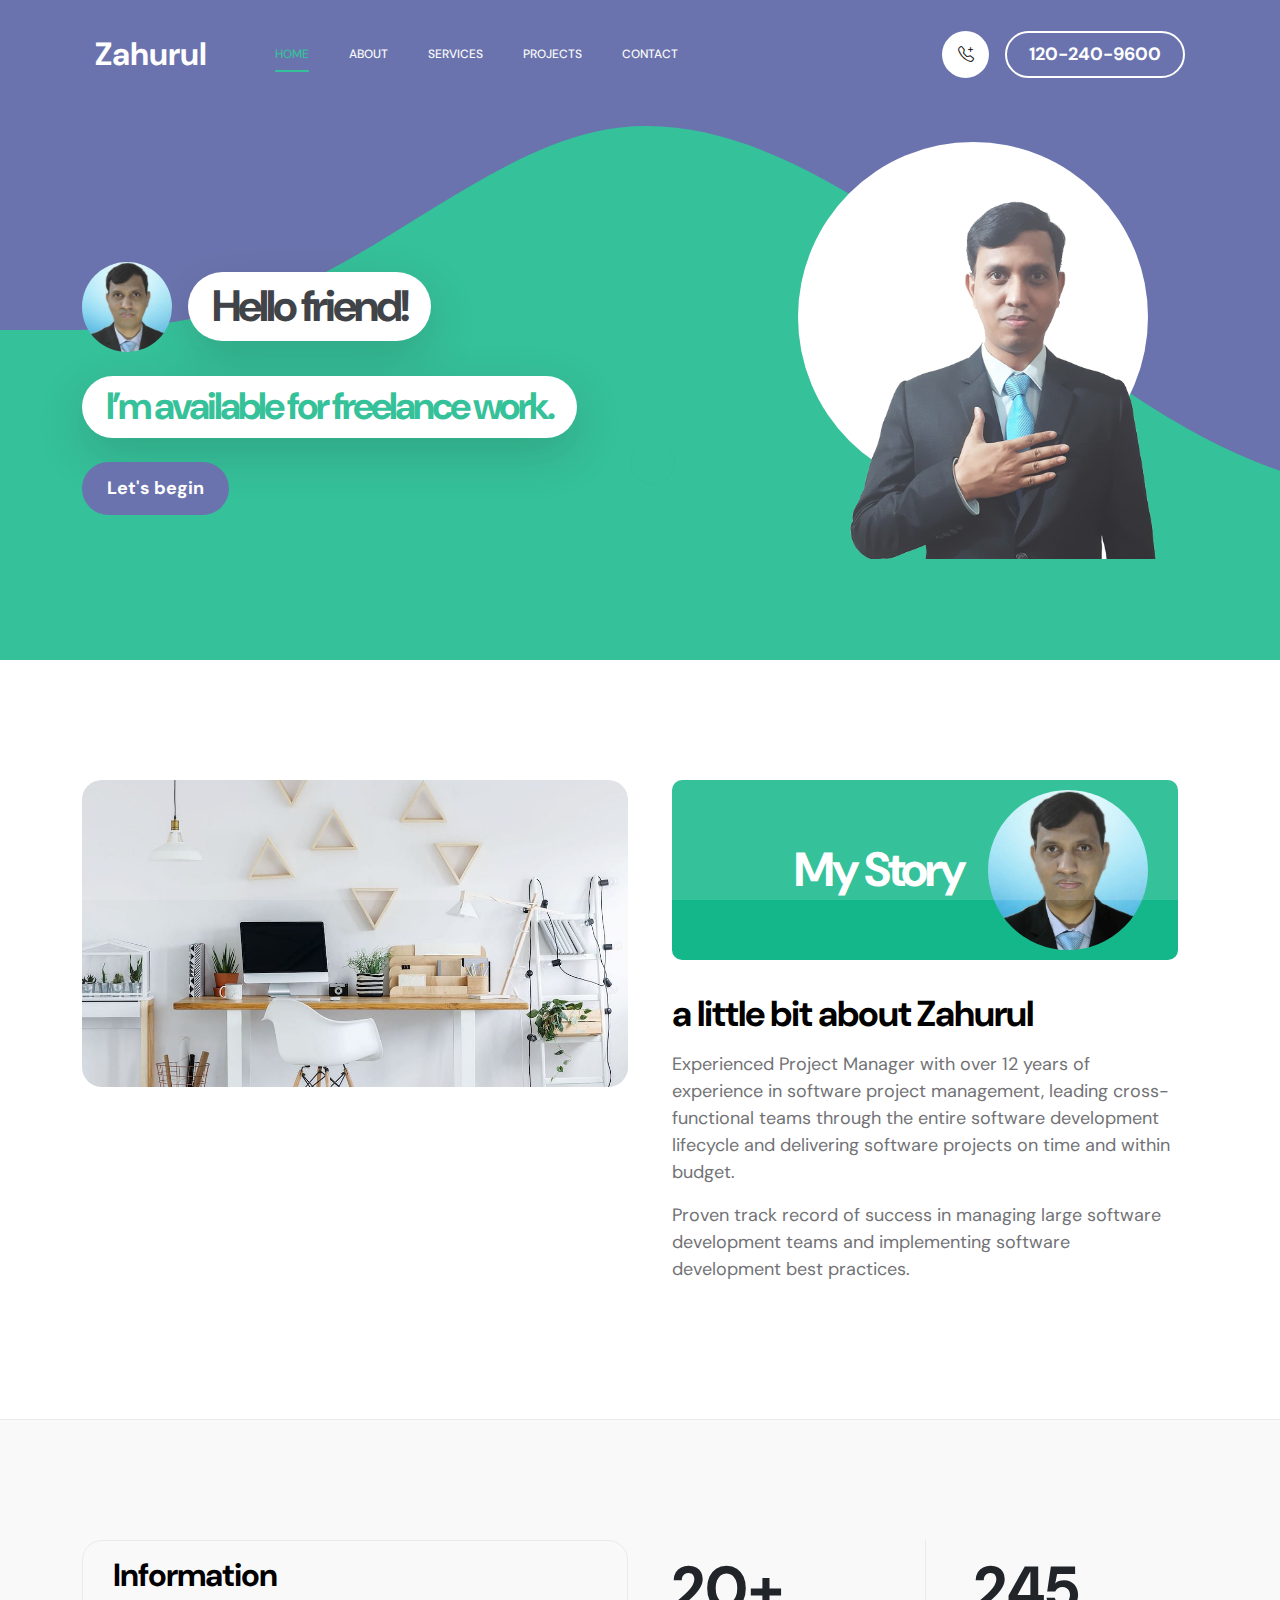
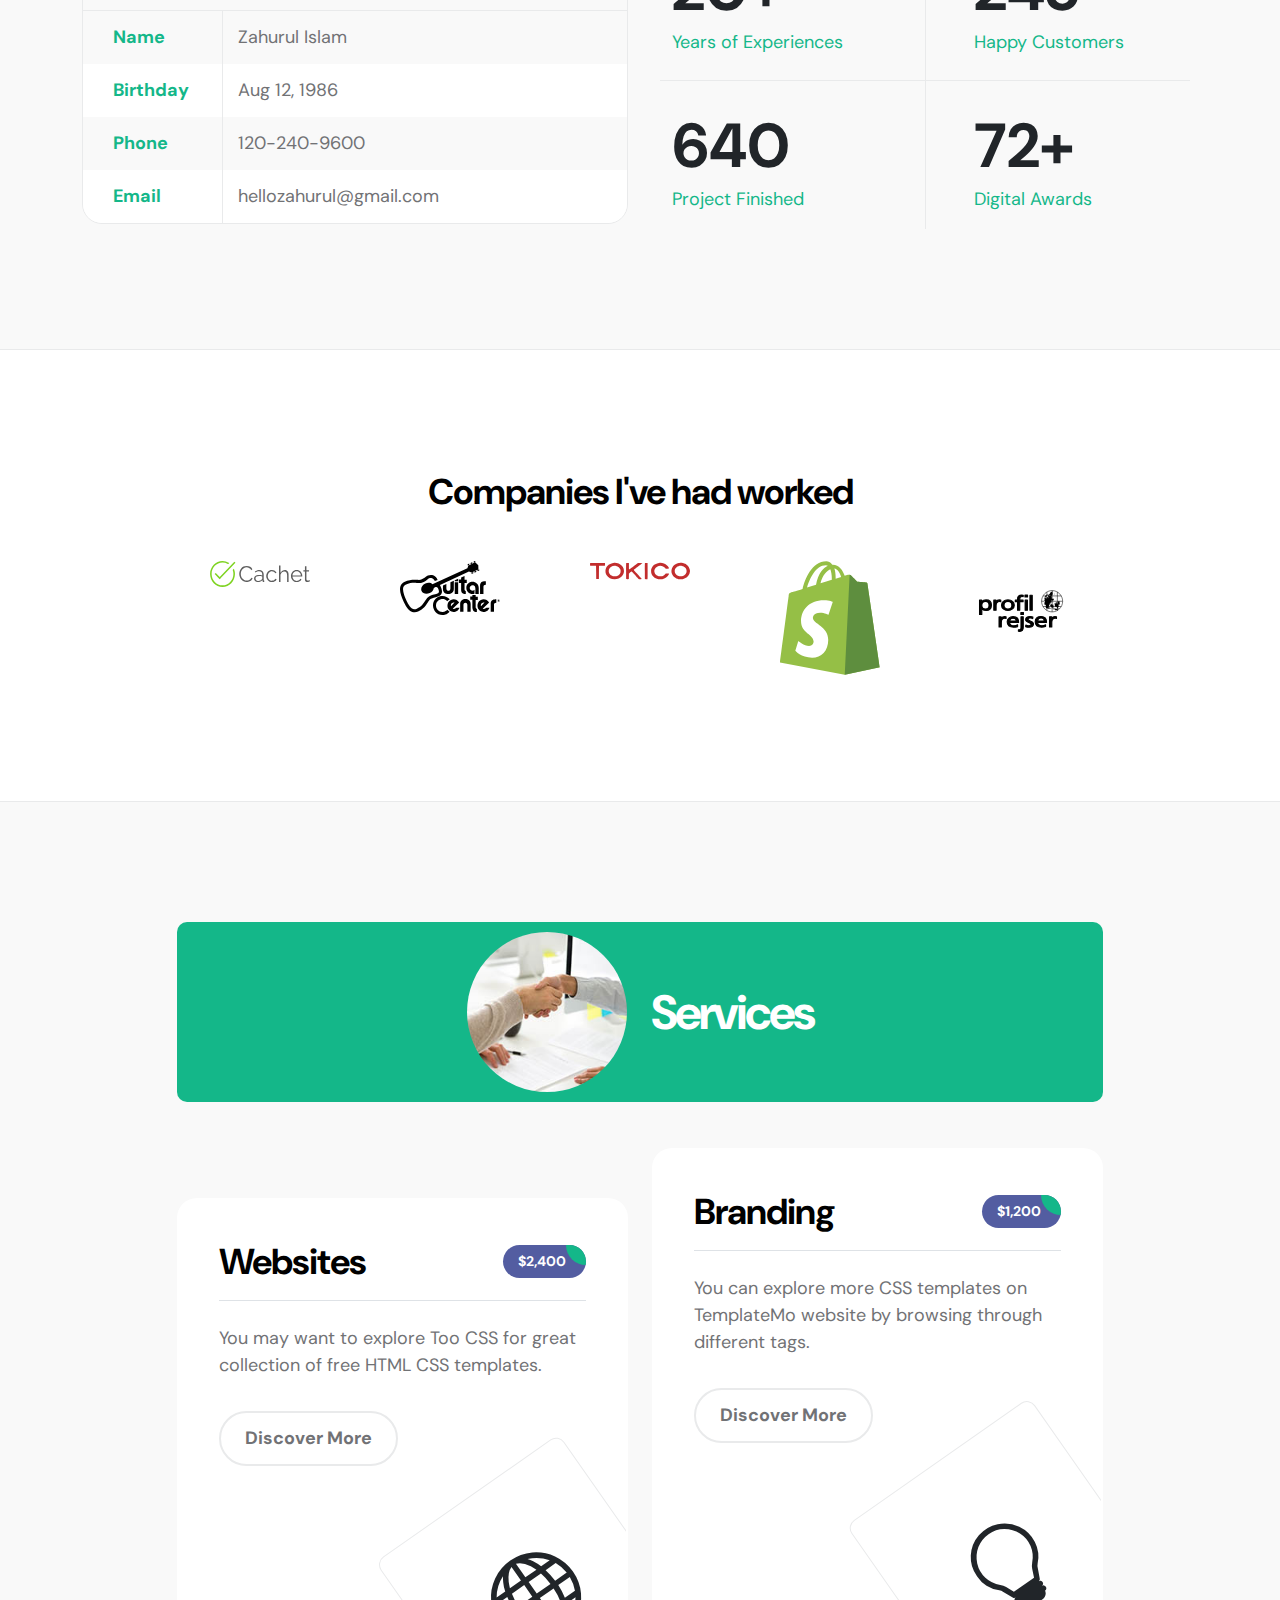
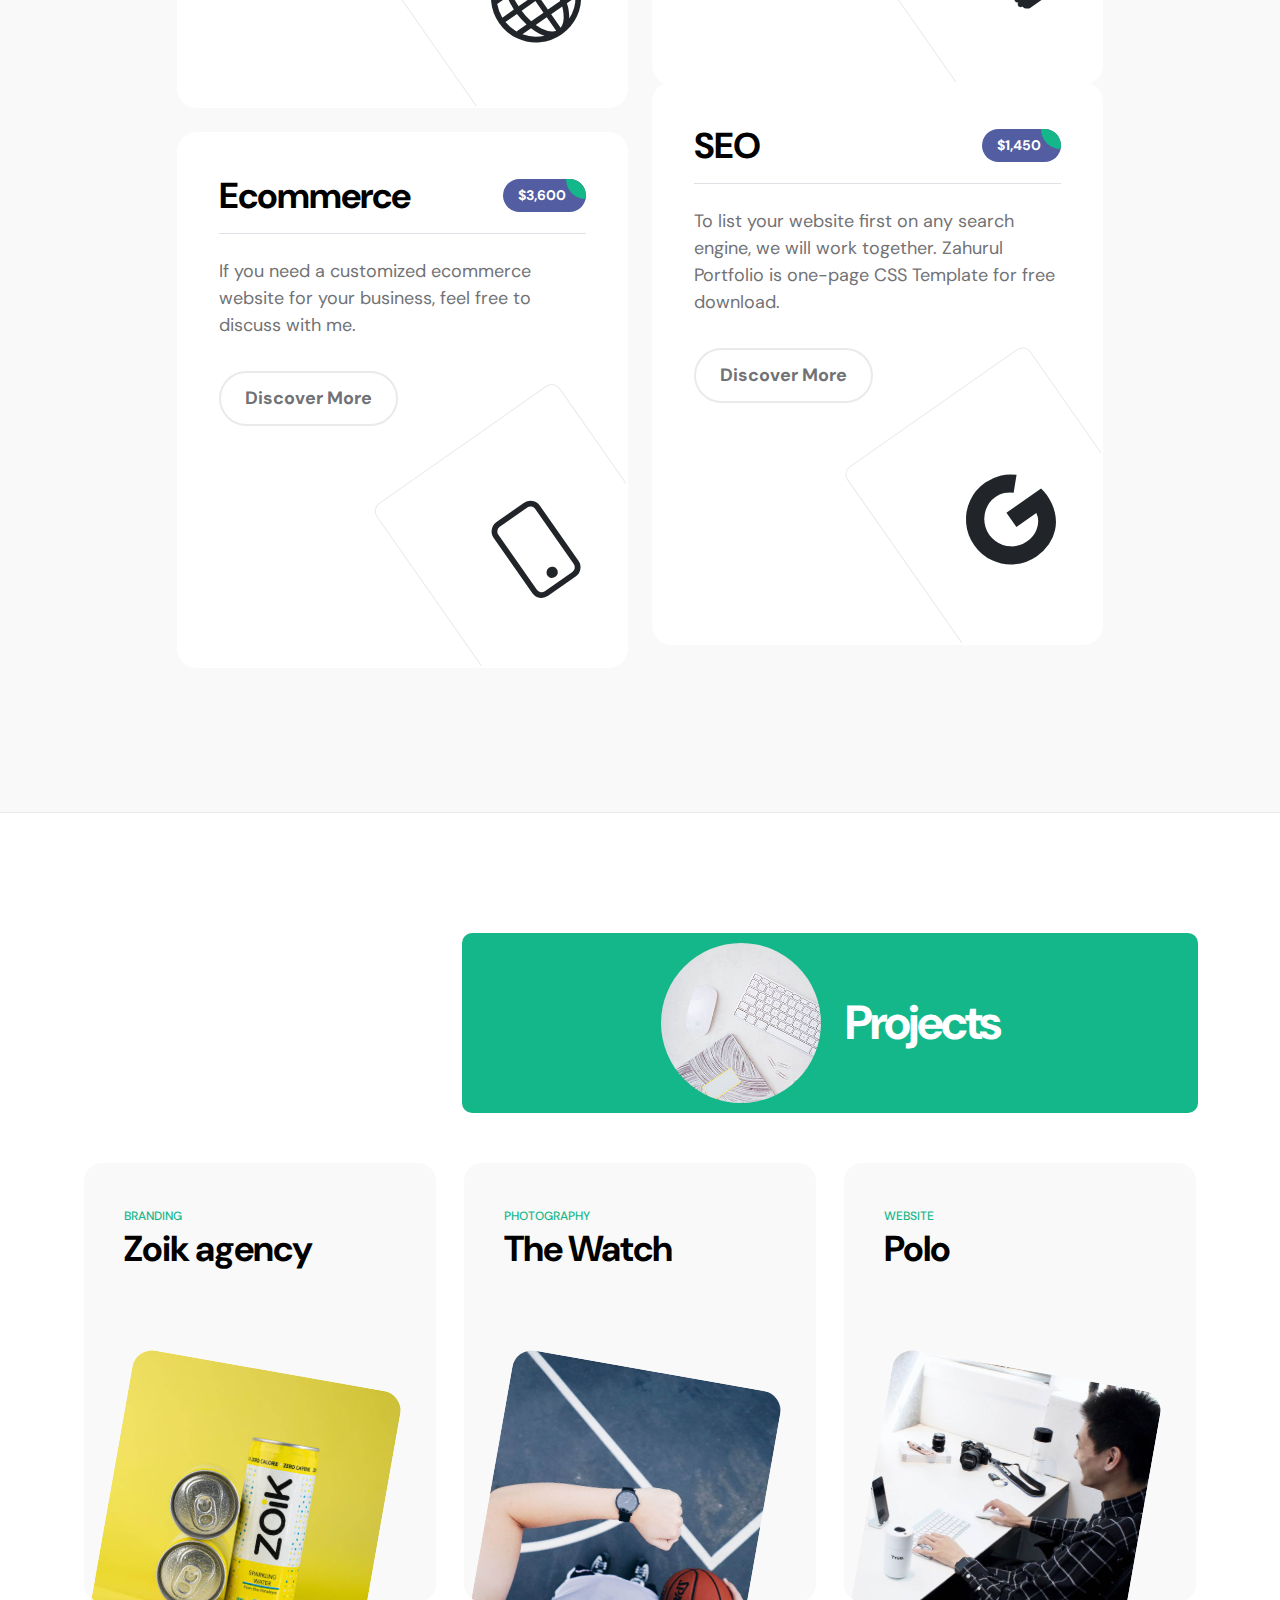
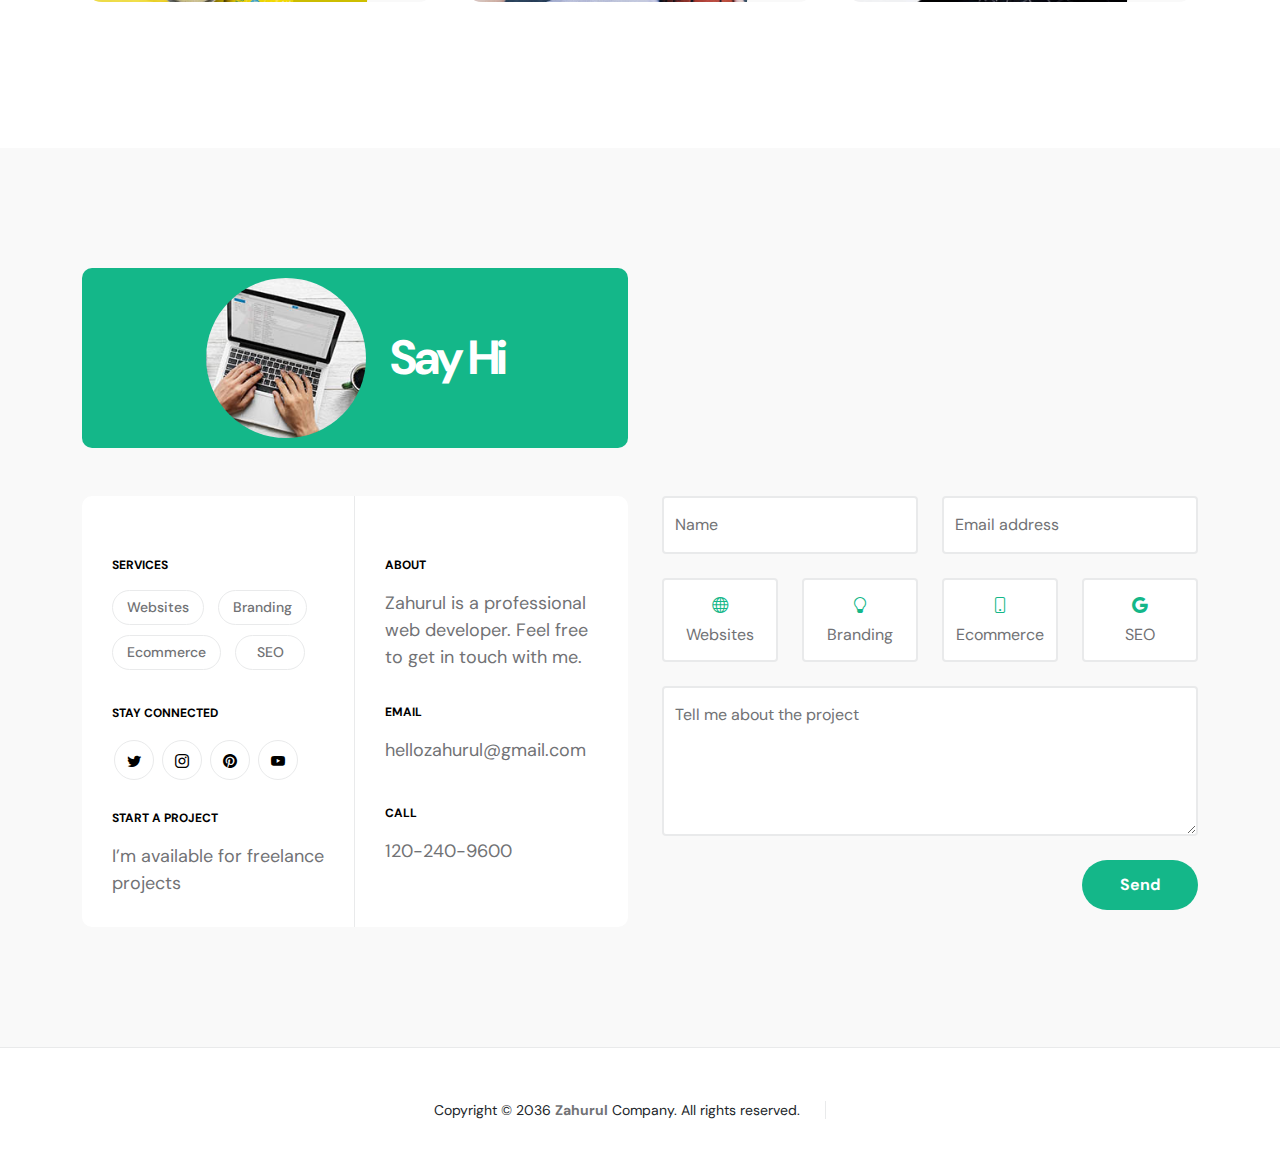
<file: index.html>
<!doctype html>
<html lang="en">
    <head>
        <meta charset="utf-8">
        <meta name="viewport" content="width=device-width, initial-scale=1">

        <meta name="description" content="">
        <meta name="author" content="TemplateMo">

        <title>Zahurul Portfolio</title>

        <!-- CSS FILES -->
        <link rel="preconnect" href="https://fonts.googleapis.com">
        
        <link rel="preconnect" href="https://fonts.gstatic.com" crossorigin>
        
        <link href="https://fonts.googleapis.com/css2?family=DM+Sans:wght@400;500;700&display=swap" rel="stylesheet">

        <link href="css/bootstrap.min.css" rel="stylesheet">

        <link href="css/bootstrap-icons.css" rel="stylesheet">

        <link href="css/magnific-popup.css" rel="stylesheet">

        <link href="css/templatemo-first-portfolio-style.css" rel="stylesheet">
        
<!--

TemplateMo 578 Zahurul Portfolio

https://templatemo.com/tm-578-first-portfolio

-->
    </head>
    
    <body>

        <section class="preloader">
            <div class="spinner">
                <span class="spinner-rotate"></span>    
            </div>
        </section>

        <nav class="navbar navbar-expand-lg">
            <div class="container">

                <button class="navbar-toggler" type="button" data-bs-toggle="collapse" data-bs-target="#navbarNav" aria-controls="navbarNav" aria-expanded="false" aria-label="Toggle navigation">
                    <span class="navbar-toggler-icon"></span>
                </button>

                <a href="index.html" class="navbar-brand mx-auto mx-lg-0">Zahurul</a>

                <div class="d-flex align-items-center d-lg-none">
                    <i class="navbar-icon bi-telephone-plus me-3"></i>
                    <a class="custom-btn btn" href="#section_5">
                        120-240-9600
                    </a>
                </div>

                <div class="collapse navbar-collapse" id="navbarNav">
                    <ul class="navbar-nav ms-lg-5">
                        <li class="nav-item">
                            <a class="nav-link click-scroll" href="#section_1">Home</a>
                        </li>

                        <li class="nav-item">
                            <a class="nav-link click-scroll" href="#section_2">About</a>
                        </li>

                        <li class="nav-item">
                            <a class="nav-link click-scroll" href="#section_3">Services</a>
                        </li>

                        <li class="nav-item">
                            <a class="nav-link click-scroll" href="#section_4">Projects</a>
                        </li>

                        <li class="nav-item">
                            <a class="nav-link click-scroll" href="#section_5">Contact</a>
                        </li>
                    </ul>

                    <div class="d-lg-flex align-items-center d-none ms-auto">
                        <i class="navbar-icon bi-telephone-plus me-3"></i>
                        <a class="custom-btn btn" href="#section_5">
                            120-240-9600
                        </a>
                    </div>
                </div>

            </div>
        </nav>

        <main>

            <section class="hero d-flex justify-content-center align-items-center" id="section_1">
                <div class="container">
                    <div class="row">

                        <div class="col-lg-7 col-12">
                            <div class="hero-text">
                                <div class="hero-title-wrap d-flex align-items-center mb-4">
                                    <img src="images/zahurul.jpg" class="avatar-image avatar-image-large img-fluid" alt="">

                                    <h1 class="hero-title ms-3 mb-0">Hello friend!</h1>
                                </div>

                                <h2 class="mb-4">I’m available for freelance work.</h2>
                                <p class="mb-4"><a class="custom-btn btn custom-link" href="#section_2">Let's begin</a></p>
                            </div>
                        </div>

                        <div class="col-lg-5 col-12 position-relative">
                            <div class="hero-image-wrap"></div>
                            <img src="images/zahurul_photo.png" class="hero-image img-fluid" alt="">
                        </div>

                    </div>
                </div>

                <svg xmlns="http://www.w3.org/2000/svg" viewBox="0 0 1440 320"><path fill="#535da1" fill-opacity="1" d="M0,160L24,160C48,160,96,160,144,138.7C192,117,240,75,288,64C336,53,384,75,432,106.7C480,139,528,181,576,208C624,235,672,245,720,240C768,235,816,213,864,186.7C912,160,960,128,1008,133.3C1056,139,1104,181,1152,202.7C1200,224,1248,224,1296,197.3C1344,171,1392,117,1416,90.7L1440,64L1440,0L1416,0C1392,0,1344,0,1296,0C1248,0,1200,0,1152,0C1104,0,1056,0,1008,0C960,0,912,0,864,0C816,0,768,0,720,0C672,0,624,0,576,0C528,0,480,0,432,0C384,0,336,0,288,0C240,0,192,0,144,0C96,0,48,0,24,0L0,0Z"></path></svg>
            </section>


            <section class="about section-padding" id="section_2">
                <div class="container">
                    <div class="row">

                        <div class="col-lg-6 col-12">
                            <img src="images/stylish-ways-spruce-up-home-office-space.jpg" class="about-image img-fluid" alt="">
                        </div>

                        <div class="col-lg-6 col-12 mt-5 mt-lg-0">
                            <div class="about-thumb">

                                <div class="section-title-wrap d-flex justify-content-end align-items-center mb-4">
                                    <h2 class="text-white me-4 mb-0">My Story</h2>

                                    <img src="images/zahurul.jpg" class="avatar-image img-fluid" alt="">
                                </div>

                                <h3 class="pt-2 mb-3">a little bit about Zahurul</h3>

                                <p>Experienced Project Manager with over 12 years of experience in software project management, leading cross-functional teams through the entire software development lifecycle and delivering software projects on time and within budget.</p>

                                <p>Proven track record of success in managing large software development teams and implementing software development best practices.</p>
                            </div>
                        </div>

                    </div>
                </div>
            </section>

            <section class="featured section-padding">
                <div class="container">
                    <div class="row">

                        <div class="col-lg-6 col-12">
                            <div class="profile-thumb">
                                <div class="profile-title">
                                    <h4 class="mb-0">Information</h4>
                                </div>

                                <div class="profile-body">
                                    <p>
                                        <span class="profile-small-title">Name</span> 
                                        <span>Zahurul Islam</span>
                                    </p>

                                    <p>
                                        <span class="profile-small-title">Birthday</span> 
                                        <span>Aug 12, 1986</span>
                                    </p>

                                    <p>
                                        <span class="profile-small-title">Phone</span> 
                                         <span><a href="tel: 305-240-9671">120-240-9600</a></span>
                                    </p>

                                    <p>
                                        <span class="profile-small-title">Email</span> 
                                        <span><a href="mailto:hellozahurul@gmail.com">hellozahurul@gmail.com</a></span>
                                    </p>
                                </div>
                            </div>
                        </div>

                        <div class="col-lg-6 col-12 mt-5 mt-lg-0">
                            <div class="about-thumb">
                                <div class="row">
                                    <div class="col-lg-6 col-6 featured-border-bottom py-2">
                                        <strong class="featured-numbers">20+</strong>

                                        <p class="featured-text">Years of Experiences</p>
                                    </div>

                                    <div class="col-lg-6 col-6 featured-border-start featured-border-bottom ps-5 py-2">
                                        <strong class="featured-numbers">245</strong>

                                        <p class="featured-text">Happy Customers</p>
                                    </div>

                                    <div class="col-lg-6 col-6 pt-4">
                                        <strong class="featured-numbers">640</strong>

                                        <p class="featured-text">Project Finished</p>
                                    </div>

                                    <div class="col-lg-6 col-6 featured-border-start ps-5 pt-4">
                                        <strong class="featured-numbers">72+</strong>

                                        <p class="featured-text">Digital Awards</p>
                                    </div>
                                </div>
                            </div>
                        </div>

                    </div>
                </div>
            </section>


            <section class="clients section-padding">
                <div class="container">
                    <div class="row align-items-center">

                        <div class="col-lg-12 col-12">
                            <h3 class="text-center mb-5">Companies I've had worked</h3>
                        </div>

                        <div class="col-lg-2 col-4 ms-auto clients-item-height">
                            <img src="images/clients/cachet.svg" class="clients-image img-fluid" alt="">
                        </div>

                        <div class="col-lg-2 col-4 clients-item-height">
                            <img src="images/clients/guitar-center.svg" class="clients-image img-fluid" alt="">
                        </div>

                        <div class="col-lg-2 col-4 clients-item-height">
                            <img src="images/clients/tokico.svg" class="clients-image img-fluid" alt="">
                        </div>

                        <div class="col-lg-2 col-4 clients-item-height">
                            <img src="images/clients/shopify.svg" class="clients-image img-fluid" alt="">
                        </div>

                        <div class="col-lg-2 col-4 me-auto clients-item-height">
                            <img src="images/clients/profil-rejser.svg" class="clients-image img-fluid" alt="">
                        </div>

                    </div>
                </div>
            </section>


            <section class="services section-padding" id="section_3">
                <div class="container">
                    <div class="row">

                        <div class="col-lg-10 col-12 mx-auto">
                            <div class="section-title-wrap d-flex justify-content-center align-items-center mb-5">
                                <img src="images/handshake-man-woman-after-signing-business-contract-closeup.jpg" class="avatar-image img-fluid" alt="">

                                <h2 class="text-white ms-4 mb-0">Services</h2>
                            </div>

                            <div class="row pt-lg-5">
                                <div class="col-lg-6 col-12">
                                    <div class="services-thumb">
                                        <div class="d-flex flex-wrap align-items-center border-bottom mb-4 pb-3">
                                            <h3 class="mb-0">Websites</h3>

                                            <div class="services-price-wrap ms-auto">
                                                <p class="services-price-text mb-0">$2,400</p>
                                                <div class="services-price-overlay"></div>
                                            </div>
                                        </div>

                                        <p>You may want to explore Too CSS for great collection of free HTML CSS templates.</p>

                                        <a href="#" class="custom-btn custom-border-btn btn mt-3">Discover More</a>

                                        <div class="services-icon-wrap d-flex justify-content-center align-items-center">
                                            <i class="services-icon bi-globe"></i>
                                        </div>
                                    </div>
                                </div>

                                <div class="col-lg-6 col-12">
                                    <div class="services-thumb services-thumb-up">
                                        <div class="d-flex flex-wrap align-items-center border-bottom mb-4 pb-3">
                                            <h3 class="mb-0">Branding</h3>

                                            <div class="services-price-wrap ms-auto">
                                                <p class="services-price-text mb-0">$1,200</p>
                                                <div class="services-price-overlay"></div>
                                            </div>
                                        </div>

                                        <p>You can explore more CSS templates on TemplateMo website by browsing through different tags.</p>

                                        <a href="#" class="custom-btn custom-border-btn btn mt-3">Discover More</a>

                                        <div class="services-icon-wrap d-flex justify-content-center align-items-center">
                                            <i class="services-icon bi-lightbulb"></i>
                                        </div>
                                    </div>
                                </div>

                                <div class="col-lg-6 col-12">
                                    <div class="services-thumb">
                                        <div class="d-flex flex-wrap align-items-center border-bottom mb-4 pb-3">
                                            <h3 class="mb-0">Ecommerce</h3>

                                            <div class="services-price-wrap ms-auto">
                                                <p class="services-price-text mb-0">$3,600</p>
                                                <div class="services-price-overlay"></div>
                                            </div>
                                        </div>

                                        <p>If you need a customized ecommerce website for your business, feel free to discuss with me.</p>

                                        <a href="#" class="custom-btn custom-border-btn btn mt-3">Discover More</a>

                                        <div class="services-icon-wrap d-flex justify-content-center align-items-center">
                                            <i class="services-icon bi-phone"></i>
                                        </div>
                                    </div>
                                </div>

                                <div class="col-lg-6 col-12">
                                    <div class="services-thumb services-thumb-up">
                                        <div class="d-flex flex-wrap align-items-center border-bottom mb-4 pb-3">
                                            <h3 class="mb-0">SEO</h3>

                                            <div class="services-price-wrap ms-auto">
                                                <p class="services-price-text mb-0">$1,450</p>
                                                <div class="services-price-overlay"></div>
                                            </div>
                                        </div>

                                        <p>To list your website first on any search engine, we will work together. Zahurul Portfolio is one-page CSS Template for free download.</p>

                                        <a href="#" class="custom-btn custom-border-btn btn mt-3">Discover More</a>

                                        <div class="services-icon-wrap d-flex justify-content-center align-items-center">
                                            <i class="services-icon bi-google"></i>
                                        </div>
                                    </div>
                                </div>
                            </div>
                        </div>
                    </div>
                </div>
            </section>


            <section class="projects section-padding" id="section_4">
                <div class="container">
                    <div class="row">

                        <div class="col-lg-8 col-md-8 col-12 ms-auto">
                            <div class="section-title-wrap d-flex justify-content-center align-items-center mb-4">
                                <img src="images/white-desk-work-study-aesthetics.jpg" class="avatar-image img-fluid" alt="">

                                <h2 class="text-white ms-4 mb-0">Projects</h2>
                            </div>
                        </div>

                        <div class="clearfix"></div>

                        <div class="col-lg-4 col-md-6 col-12">
                            <div class="projects-thumb">
                                <div class="projects-info">
                                    <small class="projects-tag">Branding</small>

                                    <h3 class="projects-title">Zoik agency</h3>
                                </div>

                                <a href="images/projects/nikhil-KO4io-eCAXA-unsplash.jpg" class="popup-image">
                                    <img src="images/projects/nikhil-KO4io-eCAXA-unsplash.jpg" class="projects-image img-fluid" alt="">
                                </a>
                            </div>
                        </div>

                        <div class="col-lg-4 col-md-6 col-12">
                            <div class="projects-thumb">
                                <div class="projects-info">
                                    <small class="projects-tag">Photography</small>

                                    <h3 class="projects-title">The Watch</h3>
                                </div>

                                <a href="images/projects/the-5th-IQYR7N67dhM-unsplash.jpg" class="popup-image">
                                    <img src="images/projects/the-5th-IQYR7N67dhM-unsplash.jpg" class="projects-image img-fluid" alt="">
                                </a>
                            </div>
                        </div>

                        <div class="col-lg-4 col-md-6 col-12">
                            <div class="projects-thumb">
                                <div class="projects-info">
                                    <small class="projects-tag">Website</small>

                                    <h3 class="projects-title">Polo</h3>
                                </div>

                                <a href="images/projects/true-agency-9Bjog5FZ-oc-unsplash.jpg" class="popup-image">
                                    <img src="images/projects/true-agency-9Bjog5FZ-oc-unsplash.jpg" class="projects-image img-fluid" alt="">
                                </a>
                            </div>
                        </div>

                    </div>
                </div>
            </section>

            <section class="contact section-padding" id="section_5">
                    <div class="container">
                        <div class="row">

                            <div class="col-lg-6 col-md-8 col-12">
                                <div class="section-title-wrap d-flex justify-content-center align-items-center mb-5">
                                    <img src="images/aerial-view-man-using-computer-laptop-wooden-table.jpg" class="avatar-image img-fluid" alt="">

                                    <h2 class="text-white ms-4 mb-0">Say Hi</h2>
                                </div>
                            </div>

                            <div class="clearfix"></div>

                            <div class="col-lg-3 col-md-6 col-12 pe-lg-0">
                                <div class="contact-info contact-info-border-start d-flex flex-column">
                                    <strong class="site-footer-title d-block mb-3">Services</strong>

                                    <ul class="footer-menu">
                                        <li class="footer-menu-item"><a href="#" class="footer-menu-link">Websites</a></li>

                                        <li class="footer-menu-item"><a href="#" class="footer-menu-link">Branding</a></li>

                                        <li class="footer-menu-item"><a href="#" class="footer-menu-link">Ecommerce</a></li>

                                        <li class="footer-menu-item"><a href="#" class="footer-menu-link">SEO</a></li>
                                    </ul>

                                    <strong class="site-footer-title d-block mt-4 mb-3">Stay connected</strong>

                                    <ul class="social-icon">
                                        <li class="social-icon-item"><a href="https://twitter.com/minthu" class="social-icon-link bi-twitter"></a></li>

                                        <li class="social-icon-item"><a href="#" class="social-icon-link bi-instagram"></a></li>

                                        <li class="social-icon-item"><a href="#" class="social-icon-link bi-pinterest"></a></li>

                                        <li class="social-icon-item"><a href="https://www.youtube.com/templatemo" class="social-icon-link bi-youtube"></a></li>
                                    </ul>

                                    <strong class="site-footer-title d-block mt-4 mb-3">Start a project</strong>

                                    <p class="mb-0">I’m available for freelance projects</p>
                                </div>
                            </div>

                            <div class="col-lg-3 col-md-6 col-12 ps-lg-0">
                                <div class="contact-info d-flex flex-column">
                                    <strong class="site-footer-title d-block mb-3">About</strong>

                                    <p class="mb-2">
                                        Zahurul is a professional web developer. Feel free to get in touch with me.
                              </p>

                                    <strong class="site-footer-title d-block mt-4 mb-3">Email</strong>

                                    <p>
                                        <a href="mailto:hellozahurul@gmail.com">
                                            hellozahurul@gmail.com
                                        </a>
                                    </p>

                                    <strong class="site-footer-title d-block mt-4 mb-3">Call</strong>

                                    <p class="mb-0">
                                        <a href="tel: 120-240-9600">
                                            120-240-9600
                                        </a>
                                    </p>
                                </div>
                            </div>

                            <div class="col-lg-6 col-12 mt-5 mt-lg-0">
                                <form action="#" method="get" class="custom-form contact-form" role="form">
                                    <div class="row">
                                        <div class="col-lg-6 col-md-6 col-12">
                                            <div class="form-floating">
                                                <input type="text" name="name" id="name" class="form-control" placeholder="Name" required="">
                                                
                                                <label for="floatingInput">Name</label>
                                            </div>
                                        </div>

                                        <div class="col-lg-6 col-md-6 col-12"> 
                                            <div class="form-floating">
                                                <input type="email" name="email" id="email" pattern="[^ @]*@[^ @]*" class="form-control" placeholder="Email address" required="">
                                                
                                                <label for="floatingInput">Email address</label>
                                            </div>
                                        </div>

                                        <div class="col-lg-3 col-md-6 col-6">
                                            <div class="form-check form-check-inline">
                                                <input name="website" type="checkbox" class="form-check-input" id="inlineCheckbox1" value="1">

                                                <label class="form-check-label" for="inlineCheckbox1">
                                                    <i class="bi-globe form-check-icon"></i>
                                                    <span class="form-check-label-text">Websites</span>
                                                </label>
                                          </div>
                                        </div>

                                        <div class="col-lg-3 col-md-6 col-6">
                                            <div class="form-check form-check-inline">
                                                <input name="branding" type="checkbox" class="form-check-input" id="inlineCheckbox2" value="1">

                                                <label class="form-check-label" for="inlineCheckbox2">
                                                    <i class="bi-lightbulb form-check-icon"></i>
                                                    <span class="form-check-label-text">Branding</span>
                                                </label>
                                            </div>
                                        </div>

                                        <div class="col-lg-3 col-md-6 col-6">
                                            <div class="form-check form-check-inline">
                                                <input name="ecommerce" type="checkbox" class="form-check-input" id="inlineCheckbox3" value="1">

                                                <label class="form-check-label" for="inlineCheckbox3">
                                                    <i class="bi-phone form-check-icon"></i>
                                                    <span class="form-check-label-text">Ecommerce</span>
                                                </label>
                                            </div>
                                        </div>

                                        <div class="col-lg-3 col-md-6 col-6">
                                            <div class="form-check form-check-inline me-0">
                                                <input name="seo" type="checkbox" class="form-check-input" id="inlineCheckbox4" value="1">

                                                <label class="form-check-label" for="inlineCheckbox4">
                                                    <i class="bi-google form-check-icon"></i>
                                                    <span class="form-check-label-text">SEO</span>
                                                </label>
                                            </div>
                                        </div>

                                        <div class="col-lg-12 col-12">
                                            <div class="form-floating">
                                                <textarea class="form-control" id="message" name="message" placeholder="Tell me about the project"></textarea>
                                                
                                                <label for="floatingTextarea">Tell me about the project</label>
                                            </div>
                                        </div>

                                        <div class="col-lg-3 col-12 ms-auto">
                                            <button type="submit" class="form-control">Send</button>
                                        </div>

                                    </div>
                                </form>
                            </div>

                        </div>
                    </div>
                </div>
            </section>

        </main>

        <footer class="site-footer">
            <div class="container">
                <div class="row">

                    <div class="col-lg-12 col-12">
                        <div class="copyright-text-wrap">
                            <span class="copyright-text">Copyright © 2036 <a href="#">Zahurul</a> Company. All rights reserved.</span>
                        </div>
                    </div>

                </div>
            </div>
        </footer>

        <!-- JAVASCRIPT FILES -->
        <script src="js/jquery.min.js"></script>
        <script src="js/bootstrap.min.js"></script>
        <script src="js/jquery.sticky.js"></script>
        <script src="js/click-scroll.js"></script>
        <script src="js/jquery.magnific-popup.min.js"></script>
        <script src="js/magnific-popup-options.js"></script>
        <script src="js/custom.js"></script>

    </body>
</html>
</file>
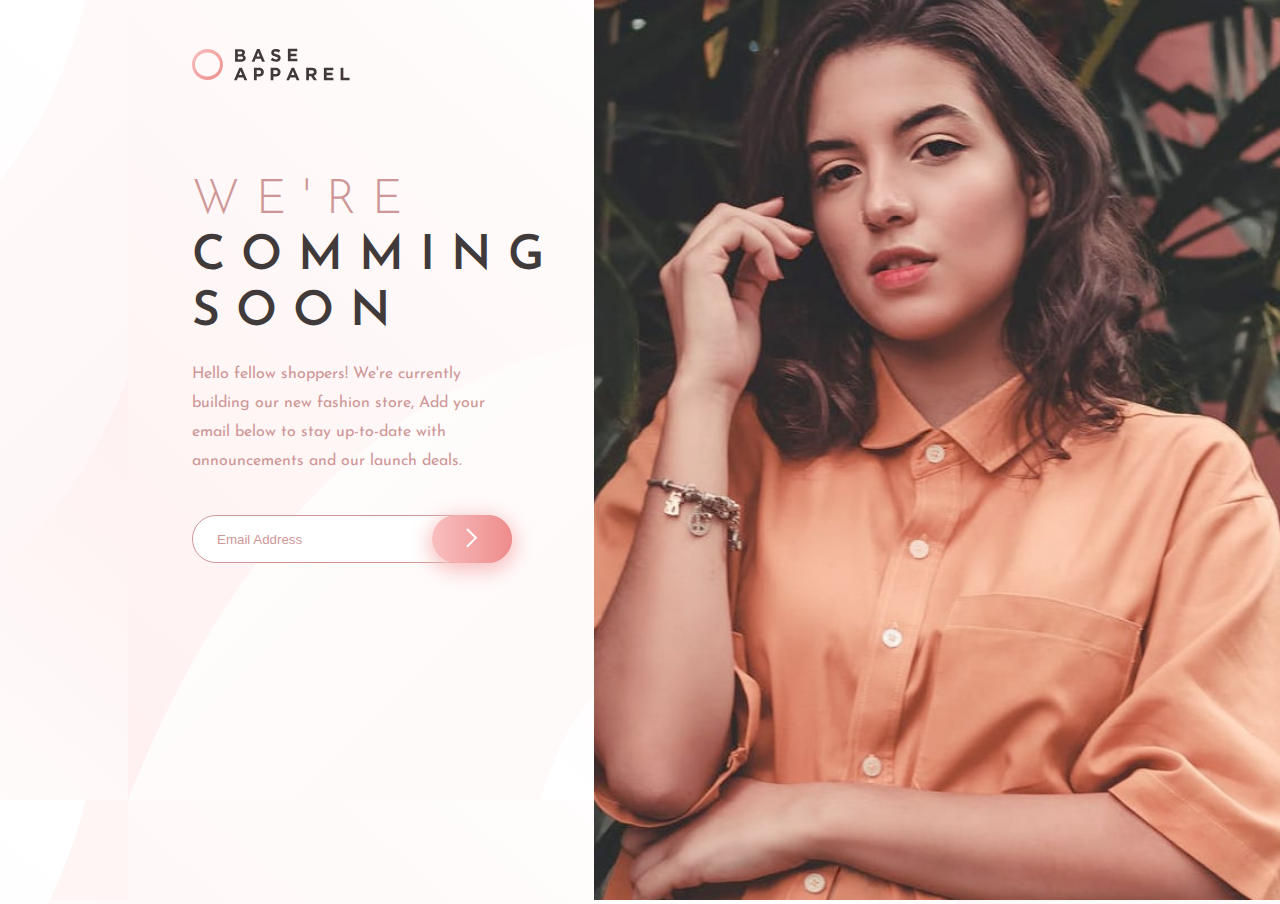
<file: coming-soon/index.html>
<!DOCTYPE html>
<html lang="en">
  <head>
    <meta charset="UTF-8" />
    <meta name="viewport" content="width=device-width, initial-scale=1.0" />
    <!-- displays site properly based on user's device -->

    <link
      rel="icon"
      type="image/png"
      sizes="32x32"
      href="./images/favicon-32x32.png"
    />

    <title>Frontend Mentor | Base Apparel coming soon page</title>

    <!-- CSS -->
    <link rel="stylesheet" href="./style.css" />
  </head>
  <body>
    <div class="container d-flex-inline">
      <div class="logo">
        <img src="./images/logo.svg" alt="logo" srcset="" />
      </div>
    </div>

    <div class="image-container">
      <img
        src="./images/hero-desktop.jpg"
        class="hero-desktop"
        alt="hero-desktop"
        srcset=""
      />
      <img
        src="./images/hero-mobile.jpg"
        class="hero-mobile"
        alt="hero-mobile"
        srcset=""
      />
    </div>

    <div class="container clear-fix">
      <div class="content">
        <h1>
          <span class="text-pink">We're</span><span>Comming</span
          ><span>Soon</span>
        </h1>
        <p>
          Hello fellow shoppers! We're currently building our new fashion store,
          Add your email below to stay up-to-date with announcements and our
          launch deals.
        </p>

        <form action="#" method="post">
          <div class="form-group">
            <input
              type="email"
              name="email"
              id="email"
              placeholder="Email Address"
            />
            <img
              src="./images/icon-error.svg"
              class="icon-error"
              alt="icon-error"
              srcset=""
            />
            <button type="button" id="submit">
              <img src="./images/icon-arrow.svg" alt="icon-arrow" srcset="" />
            </button>
          </div>
          <p class="text-error"></p>
        </form>
      </div>
    </div>

    <!-- JS -->
    <script src="./main.js"></script>
  </body>
</html>
</file>
<file: css/templatemo-first-portfolio-style.css>
/*

TemplateMo 578 First Portfolio

https://templatemo.com/tm-578-first-portfolio

*/


/*---------------------------------------
  CUSTOM PROPERTIES ( VARIABLES )             
-----------------------------------------*/
:root {
  --white-color:                  #ffffff;
  --primary-color:                #535da1;
  --secondary-color:              #14B789;
  --section-bg-color:             #f9f9f9;
  --dark-color:                   #000000;
  --p-color:                      #717275;
  --border-color:                 #e9eaeb;
  --featured-border-color:        #727aab;

  --body-font-family:             'DM Sans', sans-serif;

  --h1-font-size:                 62px;
  --h2-font-size:                 48px;
  --h3-font-size:                 36px;
  --h4-font-size:                 32px;
  --h5-font-size:                 24px;
  --h6-font-size:                 22px;
  --p-font-size:                  18px;
  --menu-font-size:               12px;
  --copyright-font-size:          14px;

  --border-radius-large:          100px;
  --border-radius-medium:         20px;
  --border-radius-small:          10px;

  --font-weight-normal:           400;
  --font-weight-medium:           500;
  --font-weight-bold:             700;
}

body {
    background: var(--white-color);
    font-family: var(--body-font-family); 
}


/*---------------------------------------
  TYPOGRAPHY               
-----------------------------------------*/

h2,
h3,
h4,
h5,
h6 {
  color: var(--dark-color);
}

h1,
h2,
h3,
h4,
h5,
h6 {
  font-weight: var(--font-weight-bold);
  letter-spacing: -1px;
}

h1 {
  font-size: var(--h1-font-size);
  letter-spacing: -3px;
}

h2 {
  font-size: var(--h2-font-size);
  color: var(--secondary-color);
  letter-spacing: -3px;
}

h3 {
  font-size: var(--h3-font-size);
}

h4 {
  font-size: var(--h4-font-size);
}

h5 {
  font-size: var(--h5-font-size);
  line-height: normal;
}

h6 {
  font-size: var(--h6-font-size);
}

p {
  color: var(--p-color);
  font-size: var(--p-font-size);
  font-weight: var(--font-weight-normal);
}

ul li {
  color: var(--p-color);
  font-size: var(--p-font-size);
  font-weight: var(--font-weight-normal);
}

a, 
button {
  touch-action: manipulation;
  transition: all 0.3s;
}

a {
  color: var(--p-color);
  text-decoration: none;
}

a:hover {
  color: var(--secondary-color);
}

::selection {
  background: var(--secondary-color);
  color: var(--white-color);
}

::-moz-selection {
  background: var(--secondary-color);
  color: var(--white-color);
}

.section-padding {
  padding-top: 120px;
  padding-bottom: 120px;
}

b,
strong {
  font-weight: var(--font-weight-bold);
}

.section-title-wrap {
  background: var(--secondary-color);
  border-radius: var(--border-radius-small);
  padding: 10px 30px;
}


/*---------------------------------------
  AVATAR IMAGE               
-----------------------------------------*/
.avatar-image {
  border-radius: var(--border-radius-large);
  width: 160px;
  height: 160px;
  object-fit: cover;
}

.avatar-image-large {
  width: 90.4px;
  height: 90.4px;
}


/*---------------------------------------
  PRE LOADER               
-----------------------------------------*/
.preloader {
  position: fixed;
  top: 0;
  left: 0;
  width: 100%;
  height: 100%;
  z-index: 99999;
  display: flex;
  flex-flow: row nowrap;
  justify-content: center;
  align-items: center;
  background: none repeat scroll 0 0 var(--white-color);
}

.spinner {
  border: 1px solid transparent;
  border-radius: var(--border-radius-small);
  position: relative;
}

.spinner:before {
  content: '';
  box-sizing: border-box;
  position: absolute;
  top: 50%;
  left: 50%;
  width: 45px;
  height: 45px;
  margin-top: -10px;
  margin-left: -10px;
  border-radius: 50%;
  border: 1px solid var(--border-color);
  border-top-color: var(--white-color);
  animation: spinner .9s linear infinite;
}

@-webkit-@keyframes spinner {
  to {transform: rotate(360deg);
  }
}

@keyframes spinner {
  to {transform: rotate(360deg);}
}


/*---------------------------------------
  CUSTOM ICON               
-----------------------------------------*/
.navbar-icon {
  background: var(--white-color);
  border-radius: var(--border-radius-large);
  color: var(--dark-color);
  width: 47px;
  height: 47px;
  line-height: 47px;
  text-align: center;
}

.is-sticky .navbar-icon {
  background: var(--secondary-color);
  color: var(--white-color);
}

.form-check-icon {
  color: var(--secondary-color);
}


/*---------------------------------------
  CUSTOM BUTTON               
-----------------------------------------*/
.custom-btn,
.navbar .custom-btn {
  font-size: var(--p-font-size);
  font-weight: var(--font-weight-bold);
}

.navbar .custom-btn {
  background: transparent;
  border-width: 2px;
  border-style: solid;
  border-color: var(--white-color);
  color: var(--white-color);
  padding: 8px 22px;
}

.navbar .custom-btn:hover {
  background: var(--white-color);
  border-color: transparent;
  color: var(--secondary-color);
}

.custom-btn {
  background: var(--secondary-color);
  border-radius: var(--border-radius-large);
  color: var(--white-color);
  font-weight: var(--font-weight-bold);
  padding: 12px 24px;
}

.custom-btn:hover {
  background: var(--primary-color);
  box-shadow: 0 1rem 3rem rgba(0,0,0,.175);
  color: var(--white-color);
}

.custom-border-btn {
  background: transparent;
  border: 2px solid var(--border-color);
  color: var(--p-color);
}

.custom-border-btn:hover {
  background: var(--secondary-color);
  border-color: var(--secondary-color);
  color: var(--white-color);
}

.custom-link {
	background-color: var(--primary-color);
}

.custom-link:hover {
	background-color: var(--secondary-color);
}


/*---------------------------------------
  NAVIGATION              
-----------------------------------------*/
.sticky-wrapper {
  position: relative;
  z-index: 222;
  height: auto !important;
}

.is-sticky,
.is-sticky .navbar .container {
  background: var(--white-color);
  box-shadow: 0 1rem 3rem rgb(0 0 0 / 18%);
}

.is-sticky .navbar-brand,
.is-sticky .navbar-brand:hover {
  color: var(--dark-color);
}

.is-sticky .navbar-nav .nav-link {
  color: var(--p-color);
}

.is-sticky .navbar .custom-btn {
  border-color: var(--secondary-color);
  color: var(--secondary-color);
}

.is-sticky .navbar .custom-btn:hover {
  background: var(--secondary-color);
  color: var(--white-color);
}

.navbar {
  background: transparent;
  position: absolute;
  z-index: 9;
  right: 0;
  left: 0;
  transition: all 0.3s;
  padding-top: 15px;
  padding-bottom: 0;
}

.navbar .container {
  border-radius: var(--border-radius-small);
  padding: 10px 25px;
}

.navbar-brand {
  font-size: var(--h4-font-size);
  font-weight: var(--font-weight-bold);
}

.navbar-brand,
.navbar-brand:hover {
  color: var(--white-color);
}

.navbar-expand-lg .navbar-nav .nav-link {
  padding-right: 0;
  padding-left: 0;
  margin-right: 20px;
  margin-left: 20px;
}

.navbar-nav .nav-link {
  display: inline-block;
  color: var(--section-bg-color);
  font-size: var(--menu-font-size);
  font-weight: var(--font-weight-medium);
  text-transform: uppercase;
  position: relative;
  padding-top: 15px;
  padding-bottom: 15px;
}

.navbar-nav .nav-link::after {
  content: "";
  background: transparent;
  position: absolute;
  bottom: 6px;
  right: 0;
  left: 0;
  width: 100%;
  height: 2px;
}

.navbar-nav .nav-link.active::after, 
.navbar-nav .nav-link:hover::after {
  background: var(--secondary-color);
}

.navbar-nav .nav-link.active, 
.navbar-nav .nav-link:hover {
  color: var(--secondary-color);
}

.navbar-toggler {
  border: 0;
  padding: 0;
  cursor: pointer;
  margin: 0;
  width: 30px;
  height: 35px;
  outline: none;
}

.navbar-toggler:focus {
  outline: none;
  box-shadow: none;
}

.navbar-toggler[aria-expanded="true"] .navbar-toggler-icon {
  background: transparent;
}

.navbar-toggler[aria-expanded="true"] .navbar-toggler-icon:before,
.navbar-toggler[aria-expanded="true"] .navbar-toggler-icon:after {
  transition: top 300ms 50ms ease, -webkit-transform 300ms 350ms ease;
  transition: top 300ms 50ms ease, transform 300ms 350ms ease;
  transition: top 300ms 50ms ease, transform 300ms 350ms ease, -webkit-transform 300ms 350ms ease;
  top: 0;
}

.navbar-toggler[aria-expanded="true"] .navbar-toggler-icon:before {
  transform: rotate(45deg);
}

.navbar-toggler[aria-expanded="true"] .navbar-toggler-icon:after {
  transform: rotate(-45deg);
}

.navbar-toggler .navbar-toggler-icon {
  background: var(--white-color);
  transition: background 10ms 300ms ease;
  display: block;
  width: 30px;
  height: 2px;
  position: relative;
}

.navbar-toggler .navbar-toggler-icon:before,
.navbar-toggler .navbar-toggler-icon:after {
  transition: top 300ms 350ms ease, -webkit-transform 300ms 50ms ease;
  transition: top 300ms 350ms ease, transform 300ms 50ms ease;
  transition: top 300ms 350ms ease, transform 300ms 50ms ease, -webkit-transform 300ms 50ms ease;
  position: absolute;
  right: 0;
  left: 0;
  background: var(--white-color);
  width: 30px;
  height: 2px;
  content: '';
}

.navbar-toggler .navbar-toggler-icon::before {
  top: -8px;
}

.navbar-toggler .navbar-toggler-icon::after {
  top: 8px;
}


/*---------------------------------------
  HERO              
-----------------------------------------*/
.hero {
  background: var(--secondary-color);
  position: relative;
  overflow: hidden;
  padding-top: 330px;
  padding-bottom: 330px;
}

@media  screen and (min-width: 991px) {
  .hero {
    height: 60vh;
  }
}

.hero-title,
.hero h2 {
  background: var(--white-color);
  box-shadow: 0 1rem 3rem rgba(0,0,0,.175);
  border-radius: var(--border-radius-large);
  display: inline-block;
  padding: 8px 24px;
}

.hero-title {
	font-size: 44px;
}

.hero h2 {
	font-size: 38px;
}

.hero-text {
  position: relative;
  z-index: 22;
  top: 70px;
}

.hero-image-wrap {
  background: var(--white-color);
  border-radius: 100%;
  width: 350px;
  height: 350px;
  position: absolute;
  z-index: 22;
  top: -50px;
  right: 0;
  left: 0;
  margin: auto;
  pointer-events: none;
}

.hero-image {
  position: absolute;
  z-index: 22;
  top: 0;
  width: 100%;
  min-width: 550px;
}

.hero svg {
  position: absolute;
  z-index: 2;
  bottom: 0;
  right: 0;
  left: 0;
  overflow: hidden;
  height: 100%;
  pointer-events: none;
}


/*---------------------------------------
  ABOUT              
-----------------------------------------*/
.profile-thumb {
  border: 1px solid var(--border-color);
  border-radius: var(--border-radius-medium);
  position: relative;
  overflow: hidden;
}

.profile-title {
  border-bottom: 1px solid var(--border-color);
  padding: 15px 30px;
}

.profile-small-title {
  border-right: 1px solid var(--border-color);
  color: var(--secondary-color);
  font-weight: var(--font-weight-bold);
  min-width: 140px;
  margin-right: 10px;
  padding: 13px 30px;
  display: inline-block;
}

.profile-body p {
  margin-bottom: 0;
}

.profile-body p:nth-of-type(even) {
  background: var(--white-color);
}

.about-image {
  border-radius: var(--border-radius-medium);
}

.about-thumb {
  padding-right: 20px;
  padding-left: 20px;
}


/*---------------------------------------
  FEATURED              
-----------------------------------------*/
.featured-numbers {
  font-size: var(--h1-font-size);
  line-height: normal;
  display: block;
}

.featured-text {
  color: var(--secondary-color);
}

.featured-border-bottom {
  border-bottom: 1px solid var(--border-color);
}

.featured-border-start {
  border-left: 1px solid var(--border-color);
}


/*---------------------------------------
  CLIENTS              
-----------------------------------------*/

.clients-item-height {
	height: 120px;
}

.clients-image {
  display: block;
  max-width: 100px;
  margin: auto;
  transition: all ease 0.2s;
}

.clients-image:hover {
  transform: scale(1.3);
}


/*---------------------------------------
  SERVICES              
-----------------------------------------*/
.services,
.featured {
  background: var(--section-bg-color);
  border-top: 1px solid var(--border-color);
  border-bottom: 1px solid var(--border-color);
}

.services-thumb {
  background: var(--white-color);
  border: 2px solid transparent;
  border-radius: var(--border-radius-medium);
  position: relative;
  overflow: hidden;
  margin-bottom: 24px;
  padding: 40px 40px 240px 40px;
  transition: all 0.5s;
}

.services-thumb-up {
  position: relative;
  bottom: 50px;
  margin-bottom: -50px;
}

.services-thumb:hover {
  border: 2px solid var(--secondary-color);
  box-shadow: 0 1rem 3rem rgba(0,0,0,.175);
}

.services-thumb:hover .services-icon-wrap {
  background: var(--secondary-color);
  border-color: var(--secondary-color);
  color: var(--white-color);
}

.services-icon-wrap {
  border: 1px solid var(--border-color);
  border-radius: var(--border-radius-small);
  position: absolute;
  bottom: 0;
  right: 0;
  width: 50%;
  height: 55%;
  transform: rotate(-35deg) translateY(55px);
  transition: all ease 0.5s;
}

.services-icon {
  font-size: 90px;
  position: relative;
  bottom: 15px;
}

.services-thumb:hover .services-price-wrap {
  background: var(--secondary-color);
}

.services-thumb:hover .services-price-overlay {
  background: var(--primary-color);
}

.services-price-wrap {
  background: var(--primary-color);
  border-radius: var(--border-radius-medium);
  position: relative;
  overflow: hidden;
  padding: 6px 20px 6px 15px;
  transition: all ease 0.5s;
}

.services-price-text {
  color: var(--white-color);
  font-size: var(--copyright-font-size);
  font-weight: var(--font-weight-bold);
}

.services-price-overlay {
  background: var(--secondary-color);
  border-bottom-left-radius: 100%;
  position: absolute;
  top: 0;
  right: 0;
  width: 20px;
  height: 20px;
  pointer-events: none;
}


/*---------------------------------------
  PROJECTS              
-----------------------------------------*/
.projects-thumb {
  background: var(--section-bg-color);
  border: 2px solid var(--white-color);
  border-radius: var(--border-radius-medium);
  position: relative;
  overflow: hidden;
  margin-top: 24px;
  margin-bottom: 24px;
  padding: 40px;
  transition: all ease 0.5s;
}

.projects-thumb:hover {
  border-color: var(--secondary-color);
}

.projects-thumb:hover .projects-image,
.projects-thumb:focus .projects-image {
  transform: rotate(0) translateY(0);
}

.projects-thumb .popup-image {
  display: block;
  width: 100%;
  height: 100%;
}

.projects-image {
  border-radius: var(--border-radius-medium);
  display: block;
  width: 100%;
  transform: rotate(10deg) translateY(80px);
  transition: all ease 0.5s;
}

.projects-title {
  margin-bottom: 20px;
}

.projects-tag {
  font-size: var(--menu-font-size);
  font-weight: var(--font-weight-medium);
  color: var(--secondary-color);
  text-transform: uppercase;
  margin-bottom: 5px;
}


/*---------------------------------------
  CONTACT              
-----------------------------------------*/
.contact {
  background: var(--section-bg-color);
}

.contact-info {
  background: var(--white-color);
  border-top-right-radius: var(--border-radius-small);
  border-bottom-right-radius: var(--border-radius-small);
  padding: 60px 30px 30px 30px;
  height: 100%;
}

.contact-info-border-start {
  border-right: 1px solid var(--border-color);
  border-radius: var(--border-radius-small) 0 0 var(--border-radius-small);
}

.contact-form {
  margin-left: 10px;
}


/*---------------------------------------
  CUSTOM FORM               
-----------------------------------------*/
.custom-form .form-control {
  background: var(--white-color);
  box-shadow: none;
  border: 2px solid var(--border-color);
  color: var(--p-color);
  margin-bottom: 24px;
  padding-top: 13px;
  padding-bottom: 13px;
  outline: none;
}

.form-floating>label {
  color: var(--p-color);
}

.form-check-inline {
  vertical-align: middle;
  width: 100%;
  position: relative;
  margin-right: 0;
  margin-top: 0;
  margin-bottom: 24px;
  padding: 0;
}

.custom-form .form-check-label {
  position: absolute;
  top: 50%;
  left: 50%;
  transform: translate(-50%, -50%);
  text-align: center;
}

.form-check-label-text {
  color: var(--p-color);
  display: block;
  font-size: copyright-font-size;
  margin-top: 5px;
}

.form-check-input[type=checkbox] {
  background: var(--white-color);
  border: 2px solid var(--border-color);
  box-shadow: none;
  outline: none;
  width: 100%;
  margin-top: 0;
  margin-left: 0;
  padding: 40px 50px;
}

.form-check-input:checked[type=checkbox] {
  background-image: none;
}

.form-check-input:hover,
.form-check-input:checked {
  background-color: transparent;
  border-color: var(--secondary-color);
}

.custom-form .form-control:hover,
.custom-form .form-control:focus {
  background: transparent;
  border-color: var(--secondary-color);
}

.custom-form .form-floating textarea {
  height: 150px;
}

.custom-form button[type="submit"] {
  background: var(--secondary-color);
  border: none;
  border-radius: var(--border-radius-large);
  color: var(--white-color);
  font-weight: var(--font-weight-bold);
  transition: all 0.3s;
  margin-bottom: 0;
}

.custom-form button[type="submit"]:hover,
.custom-form button[type="submit"]:focus {
  background: var(--primary-color);
  border-color: transparent;
}


/*---------------------------------------
  SITE FOOTER              
-----------------------------------------*/
.site-footer {
  border-top: 1px solid var(--border-color);
  padding-top: 50px;
  padding-bottom: 50px;
  text-align: center;
}

.site-footer-title {
  font-size: var(--menu-font-size);
  color: var(--dark-color);
  text-transform: uppercase;
}

.copyright-text-wrap p,
.copyright-text {
  font-size: var(--copyright-font-size);
}

.copyright-text {
  border-right: 1px solid var(--border-color);
  padding-right: 25px;
  margin-right: 20px;
}

.copyright-text-wrap a {
  font-weight: var(--font-weight-bold);
}

.footer-menu {
  margin: 0;
  padding: 0;
}

.footer-menu-item {
  list-style: none;
  display: inline-block;
  vertical-align: top;
}

.footer-menu-link {
  border: 1px solid var(--border-color);
  border-radius: var(--border-radius-medium);
  font-size: var(--copyright-font-size);
  font-weight: var(--font-weight-medium);
  display: inline-block;
  vertical-align: top;
  text-align: center;
  margin-right: 10px;
  margin-bottom: 10px;
  padding: 6px 14px;
  min-width: 70px;
}

.footer-menu-link:hover {
  background: var(--secondary-color);
  border-color: transparent;
  color: var(--white-color);
}


/*---------------------------------------
  SOCIAL ICON               
-----------------------------------------*/
.social-icon {
  margin: 0;
  padding: 0;
}

.social-icon-item {
  list-style: none;
  display: inline-block;
  vertical-align: top;
}

.social-icon-link {
  border: 1px solid var(--border-color);
  border-radius: var(--border-radius-large);
  font-size: var(--copyright-font-size);
  color: var(--dark-color);
  display: inline-block;
  vertical-align: top;
  margin: 2px 2px 5px 2px;
  width: 40px;
  height: 40px;
  line-height: 40px;
  text-align: center;
}

.social-icon-link:hover {
  background: var(--secondary-color);
  border-color: transparent;
  color: var(--white-color);
}


/*---------------------------------------
  RESPONSIVE STYLES               
-----------------------------------------*/
@media screen and (min-width: 1600px) {
  .hero {
    padding-top: 380px;
    padding-bottom: 380px;
  }

  .hero-image-wrap {
    top: -50px;
    width: 400px;
    height: 400px;
  }

  .hero-image {
    min-width: 650px;
  }
  
  .hero-title,
	.hero h2 {
	  font-size: var(--h2-font-size);
	}
}

@media screen and (max-width: 991px) {
  h1 {
    font-size: 48px;
  }

  h2 {
    font-size: 36px;
  }

  h3 {
    font-size: 32px;
  }

  h4 {
    font-size: 28px;
  }

  h5 {
    font-size: 20px;
  }

  h6 {
    font-size: 18px;
  }

  .section-padding {
    padding-top: 80px;
    padding-bottom: 80px;
  }

  .custom-btn,
  .navbar .custom-btn {
    font-size: var(--copyright-text-font-size);
    padding: 8px 16px;
  }

  .navbar .container {
    background: var(--white-color);
  }

  .navbar-brand,
  .navbar-brand:hover {
    color: var(--dark-color);
  }

  .navbar-icon {
    background: var(--secondary-color);
    color: var(--white-color);
    width: 44px;
    height: 44px;
    line-height: 44px;
  }

  .navbar .custom-btn {
    border-color: var(--secondary-color);
    color: var(--secondary-color);
  }

  .navbar-toggler .navbar-toggler-icon,
  .navbar-toggler .navbar-toggler-icon:before,
  .navbar-toggler .navbar-toggler-icon:after {
    background: var(--dark-color);
  }

  .navbar-expand-lg .navbar-nav .nav-link {
    margin-left: 0;
  }

  .navbar-nav .nav-link {
    color: var(--p-color);
    padding-top: 10px;
    padding-bottom: 10px;
  }

  .hero {
    padding-top: 200px;
    padding-bottom: 400px;
  }

  .hero-text {
    top: 0;
    margin-bottom: 120px;
  }

  .about-thumb {
    padding-right: 0;
    padding-left: 0;
  }

  .about-numbers {
    font-size: 42px;
  }

  .services-thumb-up {
    bottom: 0;
    margin-bottom: 32px;
  }

  .services-thumb {
    margin-bottom: 32px;
    padding-bottom: 270px;
  }

  .services-icon-wrap {
    width: 45%;
    height: 60%;
  }

  .services .col-lg-10 .row .col-lg-6:last-child,
  .projects .col-lg-4:last-child {
    margin-bottom: 0;
  }

  .projects-thumb {
    margin-top: 0;
    margin-bottom: 32px;
  }

  .contact-info {
    border-radius: 0 0 var(--border-radius-small) var(--border-radius-small);
    padding: 40px 30px;
  }

  .contact-info-border-start {
    border-right: 0;
    border-bottom: 1px solid var(--border-color);
    border-radius: var(--border-radius-small) var(--border-radius-small) 0 0;
  }
}

@media screen and (max-width: 575px) {
  .navbar .container {
    margin-right: 12px;
    margin-left: 12px;
  }
}

@media screen and (max-width: 480px) {
  h1 {
    font-size: 40px;
  }

  h2 {
    font-size: 28px;
  }

  h3 {
    font-size: 26px;
  }

  h4 {
    font-size: 22px;
  }

  h5 {
    font-size: 20px;
  }

  .custom-btn,
  .navbar .custom-btn {
    font-size: 13px;
    padding: 6px 12px;
  }

  .navbar-icon {
    font-size: var(--copyright-font-size);
    width: 35.5px;
    height: 35.5px;
    line-height: 35.5px;
  }

  .hero-image-wrap {
    width: 300px;
    height: 300px;
  }

  .hero-image {
    min-width: inherit;
  }
}
</file>
<file: coming-soon/style.css>
@import url('https://fonts.googleapis.com/css?family=Josefin+Sans:300,400,600&display=swap');

:root {
  --red: hsl(0, 93%, 68%);
  --red-light: hsl(0, 36%, 70%);
  --dark: hsl(0, 6%, 24%);
}

* {
  box-sizing: border-box;
  margin: 0%;
  padding: 0%;
}

body {
  background: url('./images/bg-pattern-desktop.svg'),
    linear-gradient(135deg, hsl(0, 0%, 100%), hsl(0, 100%, 98%));
  background-size: inherit;
  background-position-x: 8rem;
  font-size: 16px;
  font-family: 'Josefin Sans', sans-serif;
  height: 100vh;
  min-height: 100vh;
}

.d-flex {
  display: flex !important;
}

.d-flex-inline {
  display: inline-flex !important;
}

.container {
  padding: 0 12rem;
  max-width: 55%;
  height: auto;
}

.logo {
  margin-top: 3rem;
}

.image-container {
  height: 100vh;
  float: right;
}

.image-container img.hero-desktop {
  height: 100%;
}

.image-container img.hero-mobile {
  display: none;
}

.content {
  margin-top: 5.5rem;
}

.content h1 {
  color: var(--dark);
  font-family: inherit;
  font-size: 3rem;
  font-weight: 600;
  letter-spacing: 1rem;
  text-transform: uppercase;
  line-height: 3.5rem;
}

.content h1 span {
  display: block;
}

.content h1 span.text-pink {
  color: var(--red-light);
  font-weight: 300;
}

.content p {
  color: var(--red-light);
  line-height: 1.8rem;
  margin-top: 1.2rem;
}

.form-group {
  margin-top: 2.5rem;
  height: 3rem;
  position: relative;
}

.form-group input {
  border: 1px solid var(--red-light);
  border-radius: 2rem;
  color: var(--red-light);
  padding: 0.2rem 1.5rem;
  height: 100%;
  width: 100%;
}

.form-group button {
  background: linear-gradient(90deg, hsl(0, 80%, 86%), hsl(0, 74%, 74%));
  border: 0;
  border-radius: 2rem;
  box-shadow: 0 5px 20px 3px hsl(0, 80%, 86%);
  position: absolute;
  height: 100%;
  width: 5rem;
  top: 0;
  right: 0;
  cursor: pointer;
}

input::placeholder {
  color: var(--red-light);
}

input:focus,
button:focus {
  outline: none;
}

.text-error {
  color: var(--red) !important;
  margin: 0;
  margin-top: 0.5rem !important;
  margin-left: 1rem;
  text-align: left;
}

.text-success {
  color: #44d838 !important;
  margin: 0;
  margin-top: 0.5rem !important;
  margin-left: 1rem;
  text-align: left;
}

.icon-error {
  position: absolute;
  top: 50%;
  transform: translateY(-50%);
  right: 5.8rem;
  display: none;
}

/*
* MOBILE SITE
*/

@media screen and (max-width: 1020px) {
  body {
    background-color: var(--dark);
  }

  .clear-fix {
    clear: both;
  }

  .container {
    margin: 0;
    height: auto;
    /* width: 100%; */
    min-width: 100%;
    padding: 0 1rem;
  }

  .logo {
    margin: 2rem 0;
  }

  .image-container {
    width: 100%;
    height: auto;
    display: block;
  }

  .image-container img.hero-desktop {
    display: none;
  }

  .image-container img.hero-mobile {
    display: block;
    width: 100%;
  }

  .content {
    width: 100%;
    display: block;
    margin: 0;
    padding: 5rem 1rem;
    text-align: center;
  }

  .content h1 {
    font-size: 2.5rem;
  }
}
</file>
